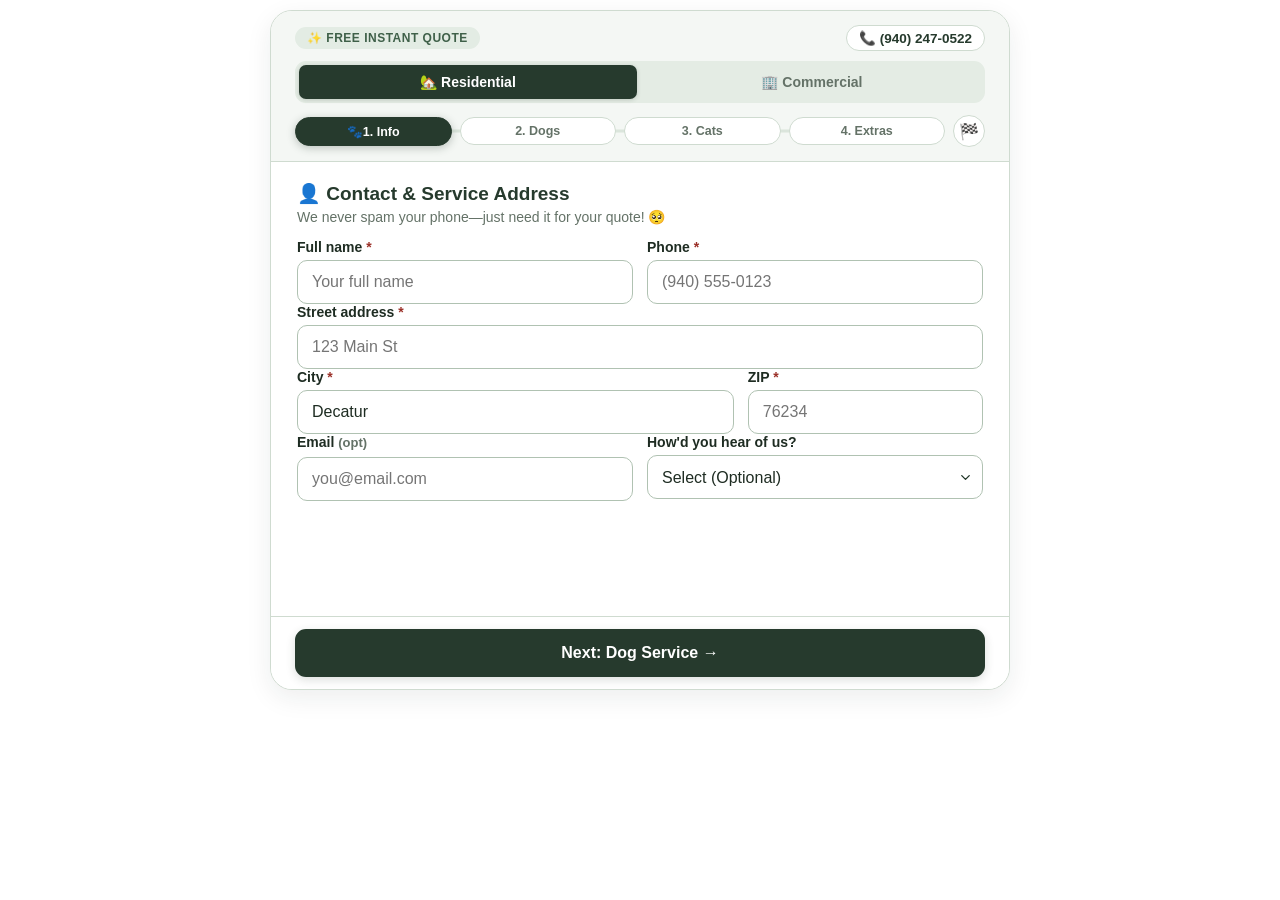
<file: index.html>
<!DOCTYPE html>
<html lang="en">
<head>
  <meta charset="UTF-8">
  <meta name="viewport" content="width=device-width, initial-scale=1.0, maximum-scale=1.0, user-scalable=no">
  <title>Instant Quote | Wise Scoopers</title>
  <style>
    * {
      box-sizing: border-box;
      -webkit-tap-highlight-color: transparent;
      touch-action: manipulation;
    }

    html, body {
      margin: 0;
      padding: 0;
      background: transparent;
      overflow-anchor: none;
      font-family: -apple-system, BlinkMacSystemFont, "SF Pro Text", "Segoe UI", Roboto, Helvetica, Arial, sans-serif;
      -webkit-font-smoothing: antialiased;
    }

    #ww-quote {
      --green: #263A2D;
      --green-hover: #1d2d23;
      --green-soft: #eef3ee;
      --light: #D5DFCE;
      --cream: #F4F7F4;
      --ink: #1E2C22;
      --muted: #647267;
      --border: #cfdbd0;
      --border-strong: #b0c2b2;
      --danger: #9b3028;
      --danger-bg: #fdf2f1;
      max-width: 580px;
      margin: 0 auto;
      padding: 6px;
      color: var(--ink);
    }

    #ww-quote .ww-hidden { display: none !important; }

    /* FIXED-HEIGHT APP CARD */
    .ww-app-shell {
      background: #ffffff;
      border: 1.5px solid var(--border);
      border-radius: 18px;
      box-shadow: 0 8px 26px rgba(30, 44, 34, 0.08);
      height: 560px;
      display: flex;
      flex-direction: column;
      position: relative;
      overflow: hidden;
    }

    /* COMPACT TOP HEADER */
    .ww-app-header {
      background: var(--cream);
      border-bottom: 1px solid var(--border);
      padding: 9px 14px 8px;
      flex-shrink: 0;
    }

    .ww-header-top {
      display: flex;
      align-items: center;
      justify-content: space-between;
      flex-wrap: nowrap;
      gap: 6px;
      margin-bottom: 6px;
    }

    .ww-brand-badge {
      font-size: 10px;
      font-weight: 800;
      letter-spacing: 0.5px;
      text-transform: uppercase;
      color: #3F6049;
      background: #e3ece4;
      padding: 3px 8px;
      border-radius: 999px;
      white-space: nowrap;
      flex-shrink: 0;
    }

    .ww-phone-pill {
      font-size: 11.5px;
      font-weight: 800;
      color: var(--green);
      text-decoration: none;
      background: #ffffff;
      border: 1px solid var(--border);
      padding: 3px 8px;
      border-radius: 999px;
      white-space: nowrap;
      flex-shrink: 0;
    }

    @media (max-width: 375px) {
      .ww-brand-badge { font-size: 9px; padding: 3px 6px; letter-spacing: 0.3px; }
      .ww-phone-pill { font-size: 10.5px; padding: 3px 7px; }
    }

    /* RESIDENTIAL / COMMERCIAL TABS */
    .ww-tabs {
      display: grid;
      grid-template-columns: 1fr 1fr;
      gap: 4px;
      background: #e4ece4;
      padding: 3px;
      border-radius: 9px;
      margin-bottom: 7px;
    }

    .ww-tab {
      border: none;
      border-radius: 7px;
      height: 27px;
      font: inherit;
      font-size: 12.5px;
      font-weight: 700;
      color: var(--muted);
      background: transparent;
      cursor: pointer;
    }

    .ww-tab[aria-pressed="true"] {
      background: var(--green);
      color: #ffffff;
      box-shadow: 0 1px 4px rgba(38, 58, 45, 0.2);
    }

    /* ANIMATED 4-STEP TRACK + FINISH LINE */
    .ww-step-track {
      position: relative;
      display: grid;
      grid-template-columns: repeat(4, 1fr) auto;
      align-items: center;
      gap: 4px;
      padding: 2px 0;
    }

    .ww-track-rail {
      position: absolute;
      left: 10%;
      right: 34px;
      top: 50%;
      height: 3px;
      background: #dbe5dc;
      transform: translateY(-50%);
      border-radius: 999px;
      z-index: 1;
      overflow: hidden;
    }

    .ww-track-fill {
      height: 100%;
      width: 0%;
      background: var(--green);
      transition: width 0.35s cubic-bezier(0.34, 1.56, 0.64, 1);
    }

    .ww-step-pill {
      position: relative;
      z-index: 2;
      font-size: 10.5px;
      font-weight: 800;
      padding: 4px 3px;
      text-align: center;
      border-radius: 999px;
      background: #ffffff;
      border: 1.5px solid var(--border);
      color: var(--muted);
      user-select: none;
      white-space: nowrap;
      transition: all 0.25s ease;
    }

    .ww-step-pill.active {
      background: var(--green);
      border-color: var(--green);
      color: #ffffff;
      box-shadow: 0 2px 8px rgba(38, 58, 45, 0.28);
      animation: wwActiveTabBounce 1.8s infinite ease-in-out;
    }

    .ww-step-pill.active::before {
      content: "🐾 ";
      display: inline-block;
      animation: wwPawWiggle 1.2s infinite ease-in-out;
    }

    .ww-step-pill.done {
      background: #e3ece4;
      border-color: var(--green);
      color: var(--green);
    }

    .ww-finish-flag {
      position: relative;
      z-index: 2;
      width: 26px;
      height: 26px;
      border-radius: 50%;
      background: #ffffff;
      border: 1.5px solid var(--border);
      display: flex;
      align-items: center;
      justify-content: center;
      font-size: 13px;
      user-select: none;
      transition: all 0.3s ease;
    }

    .ww-finish-flag.reached {
      background: var(--green);
      border-color: #E6C86E;
      box-shadow: 0 0 0 3px rgba(230, 200, 110, 0.45);
      animation: wwFlagCelebrate 0.7s ease-out;
    }

    @keyframes wwActiveTabBounce {
      0%, 100% { transform: translateY(0); }
      50% { transform: translateY(-2px); }
    }

    @keyframes wwPawWiggle {
      0%, 100% { transform: rotate(-10deg) scale(1); }
      50% { transform: rotate(12deg) scale(1.15); }
    }

    @keyframes wwFlagCelebrate {
      0% { transform: scale(0.7) rotate(-20deg); }
      60% { transform: scale(1.25) rotate(12deg); }
      100% { transform: scale(1) rotate(0deg); }
    }

    /* STAGE BODY (SCROLL-SAFE ON MOBILE EXPANSION) */
    .ww-app-body {
      flex: 1;
      overflow-y: auto;
      overflow-x: hidden;
      -webkit-overflow-scrolling: touch;
      padding: 10px 14px;
      display: flex;
      flex-direction: column;
      justify-content: flex-start;
    }

    .ww-step-view {
      animation: wwSlideIn 0.15s ease-out;
    }

    @keyframes wwSlideIn {
      from { opacity: 0; transform: translateY(3px); }
      to { opacity: 1; transform: translateY(0); }
    }

    .ww-step-title {
      font-size: 15px;
      font-weight: 800;
      color: var(--green);
      margin: 0 0 2px;
      display: flex;
      align-items: center;
      gap: 6px;
    }

    .ww-step-sub {
      font-size: 11.5px;
      color: var(--muted);
      margin: 0 0 7px;
    }

    /* ULTRA-COMPACT FORM CONTROLS (16px font prevents iOS zoom) */
    .ww-label {
      display: block;
      font-weight: 600;
      color: var(--ink);
      margin: 6px 0 2px;
      font-size: 12px;
    }

    .ww-label:first-of-type { margin-top: 0; }
    .ww-required { color: var(--danger); font-weight: 700; }
    .ww-muted { color: var(--muted); font-size: 11px; line-height: 1.3; }

    #ww-quote select,
    #ww-quote input:not([type="checkbox"]):not([type="radio"]),
    #ww-quote textarea {
      width: 100%;
      height: 36px;
      border: 1.5px solid var(--border-strong);
      border-radius: 8px;
      padding: 5px 10px;
      background-color: #ffffff;
      color: var(--ink);
      font: inherit;
      font-size: 16px;
    }

    #ww-quote select {
      appearance: none;
      -webkit-appearance: none;
      background-image: url("data:image/svg+xml,%3Csvg xmlns='http://www.w3.org/2000/svg' width='15' height='15' viewBox='0 0 24 24' fill='none' stroke='%23263A2D' stroke-width='2.2' stroke-linecap='round' stroke-linejoin='round'%3E%3Cpolyline points='6 9 12 15 18 9'/%3E%3C/svg%3E");
      background-repeat: no-repeat;
      background-position: right 9px center;
      padding-right: 28px;
      cursor: pointer;
    }

    #ww-quote select:focus,
    #ww-quote input:not([type="checkbox"]):not([type="radio"]):focus,
    #ww-quote textarea:focus {
      outline: none;
      border-color: var(--green);
      box-shadow: 0 0 0 2px rgba(213, 223, 206, 0.7);
    }

    #ww-quote textarea {
      height: 46px;
      resize: none;
      line-height: 1.3;
    }

    /* COMPACT REFERRAL DETAIL FOLLOW-UP */
    .ww-ref-detail-wrap {
      margin-top: 6px;
      background: var(--cream);
      border: 1px solid var(--border);
      border-left: 3px solid var(--green);
      border-radius: 8px;
      padding: 6px 8px;
      animation: wwSlideIn 0.15s ease-out;
    }

    .ww-ref-detail-wrap label {
      display: block;
      font-size: 11px;
      font-weight: 700;
      color: var(--green);
      margin-bottom: 3px;
    }

    .ww-ref-detail-wrap input {
      height: 33px !important;
      padding: 4px 9px !important;
    }

    /* STEP 4 COMPACT FIT ON MOBILE WHEN ALL OPTIONS EXPAND */
    @media (max-width: 767px) {
      #ww-step-4 .ww-step-title {
        margin-bottom: 5px;
      }
      #ww-step-4 .ww-choice {
        padding: 6px 9px;
        margin-bottom: 5px;
      }
      #ww-step-4 .ww-sub-box {
        padding: 6px 9px;
        margin: 0 0 5px;
      }
      #ww-step-4 .ww-number {
        grid-template-columns: 30px 38px 30px;
      }
      #ww-step-4 .ww-number button,
      #ww-step-4 .ww-number input {
        height: 30px !important;
      }
      #ww-step-4 .ww-compact-check {
        padding: 5px 8px;
      }
      #ww-step-4 textarea {
        height: 40px;
        padding: 5px 9px;
      }
    }

    /* 2-COLUMN MOBILE GRIDS TO PREVENT VERTICAL BLOAT */
    .ww-grid-2 {
      display: grid;
      grid-template-columns: 1fr 1fr;
      gap: 7px;
    }

    .ww-grid-city-zip {
      display: grid;
      grid-template-columns: 1.3fr 0.7fr;
      gap: 7px;
    }

    .ww-sub-box {
      background: var(--cream);
      border: 1px solid var(--border);
      border-radius: 10px;
      padding: 9px 11px;
      margin-top: 8px;
    }

    .ww-inline-row {
      display: flex;
      align-items: center;
      justify-content: space-between;
      gap: 10px;
    }

    .ww-service-desc {
      margin-top: 7px;
      padding: 7px 10px;
      background: #eef3ee;
      border-left: 3px solid var(--green);
      font-size: 12px;
      color: var(--ink);
      border-radius: 0 6px 6px 0;
      line-height: 1.35;
    }

    /* COMPACT STEPPER */
    .ww-number {
      display: grid;
      grid-template-columns: 34px 44px 34px;
      gap: 4px;
      align-items: center;
      flex-shrink: 0;
    }

    .ww-number button {
      height: 34px;
      border: 1.5px solid var(--border-strong);
      border-radius: 7px;
      background: #ffffff;
      font-size: 17px;
      font-weight: 700;
      color: var(--green);
      cursor: pointer;
      display: flex;
      align-items: center;
      justify-content: center;
      user-select: none;
    }

    .ww-number button:active { background: var(--light); }
    .ww-number input {
      text-align: center;
      font-weight: 700;
      font-size: 15px !important;
      height: 34px !important;
      padding: 2px !important;
    }

    /* COMPACT CHECKBOX CARDS */
    #ww-quote input[type="checkbox"] {
      width: 17px;
      height: 17px;
      accent-color: var(--green);
      margin: 1px 8px 0 0;
      flex-shrink: 0;
      cursor: pointer;
    }

    .ww-choice {
      display: flex;
      align-items: flex-start;
      padding: 8px 10px;
      border: 1.5px solid var(--border);
      border-radius: 9px;
      background: #ffffff;
      cursor: pointer;
      margin-bottom: 6px;
    }

    .ww-choice:has(input:checked) {
      border-color: var(--green);
      background: var(--cream);
    }

    .ww-choice span { flex: 1; }
    .ww-choice strong { color: var(--ink); font-size: 12.5px; display: block; line-height: 1.25; }

    .ww-compact-check {
      display: flex;
      align-items: center;
      font-size: 12px;
      font-weight: 600;
      color: var(--ink);
      cursor: pointer;
      user-select: none;
      background: var(--cream);
      border: 1px solid var(--border);
      border-radius: 8px;
      padding: 7px 9px;
    }

    /* PINNED BOTTOM FOOTER */
    .ww-app-footer {
      background: #ffffff;
      border-top: 1px solid var(--border);
      padding: 8px 14px;
      flex-shrink: 0;
    }

    .ww-footer-btns {
      display: flex;
      gap: 8px;
    }

    .ww-btn-back {
      height: 42px;
      padding: 0 14px;
      border: 1.5px solid var(--border-strong);
      border-radius: 9px;
      background: #ffffff;
      color: var(--ink);
      font: inherit;
      font-size: 13.5px;
      font-weight: 700;
      cursor: pointer;
      flex-shrink: 0;
    }

    .ww-primary-btn {
      flex: 1;
      width: 100%;
      height: 42px;
      padding: 0 14px;
      border: 2px solid var(--green);
      border-radius: 9px;
      background: var(--green);
      color: #ffffff;
      font: inherit;
      font-size: 14.5px;
      font-weight: 800;
      cursor: pointer;
      display: flex;
      align-items: center;
      justify-content: center;
      gap: 6px;
      box-shadow: 0 3px 10px rgba(38, 58, 45, 0.16);
    }

    .ww-final-glow-btn {
      background: var(--green) !important;
      border-color: var(--green) !important;
      animation: wwGoldGlowPulse 2.5s infinite ease-in-out;
    }

    @keyframes wwGoldGlowPulse {
      0%, 100% { box-shadow: 0 0 0 2px rgba(212, 175, 55, 0.3), 0 3px 10px rgba(212, 175, 55, 0.25); }
      50% { box-shadow: 0 0 0 5px rgba(212, 175, 55, 0.55), 0 5px 16px rgba(212, 175, 55, 0.45); }
    }

    .ww-status-msg {
      font-size: 11.5px;
      font-weight: 600;
      margin-bottom: 6px;
      padding: 5px 8px;
      border-radius: 6px;
      background: var(--danger-bg);
      color: var(--danger);
      border: 1px solid #ebccd1;
      text-align: center;
    }

    /* IN-FRAME RECEIPT CARD */
    .ww-quote-success-header {
      text-align: center;
      margin-bottom: 6px;
    }

    .ww-success-badge {
      display: inline-block;
      background: var(--green-soft);
      border: 1px solid var(--light);
      color: var(--green);
      font-size: 11.5px;
      font-weight: 800;
      padding: 3px 10px;
      border-radius: 999px;
    }

    .ww-receipt-box {
      background: var(--green);
      color: #ffffff;
      border-radius: 12px;
      padding: 11px 14px;
      margin-bottom: 6px;
    }

    .ww-price-hero {
      text-align: center;
      padding-bottom: 7px;
      margin-bottom: 7px;
      border-bottom: 1px solid rgba(255, 255, 255, 0.15);
    }

    .ww-price-eyebrow {
      display: inline-block;
      background: rgba(213, 223, 206, 0.18);
      color: var(--light);
      border-radius: 999px;
      padding: 2px 9px;
      font-size: 10px;
      font-weight: 700;
      text-transform: uppercase;
      letter-spacing: 0.5px;
    }

    .ww-big-price {
      font-size: 26px;
      font-weight: 800;
      line-height: 1.1;
      color: #ffffff;
      margin-top: 3px;
      font-variant-numeric: tabular-nums;
    }

    .ww-big-sub {
      color: var(--light);
      font-size: 11px;
      margin-top: 2px;
    }

    /* UNIFIED PROMO & FIRST-MONTH BOX */
    .ww-intro-breakdown-box {
      background: rgba(213, 223, 206, 0.16);
      border: 1px solid rgba(213, 223, 206, 0.35);
      border-radius: 8px;
      padding: 7px 10px;
      margin-bottom: 8px;
      font-size: 11px;
      line-height: 1.35;
      color: #ffffff;
      text-align: center;
    }

    .ww-promo-headline {
      font-size: 12px;
      font-weight: 800;
      color: #ffffff;
      padding-bottom: 4px;
      margin-bottom: 4px;
      border-bottom: 1px solid rgba(255, 255, 255, 0.15);
      letter-spacing: 0.2px;
    }

    .ww-intro-breakdown-box strong {
      display: block;
      font-size: 12px;
    }

    /* NOTICEABLE "HOW BILLING WORKS" BUTTON */
    .ww-breakdown-trigger {
      display: inline-flex;
      align-items: center;
      justify-content: center;
      gap: 6px;
      margin-top: 8px;
      background: #ffffff;
      color: var(--green);
      border: 1.5px solid #E6C86E;
      border-radius: 999px;
      padding: 6px 15px;
      font: inherit;
      font-size: 11.5px;
      font-weight: 800;
      cursor: pointer;
      box-shadow: 0 3px 10px rgba(0, 0, 0, 0.28);
      transition: transform 0.1s ease, background 0.15s ease;
    }

    .ww-breakdown-trigger:hover {
      background: var(--light);
    }

    .ww-breakdown-trigger:active {
      transform: scale(0.97);
    }

    /* DEDICATED SERVICES & ADD-ONS SECTION */
    .ww-services-section {
      padding-top: 2px;
    }

    .ww-summary-line {
      display: flex;
      justify-content: space-between;
      align-items: center;
      padding: 4px 0;
      border-bottom: 1px solid rgba(255, 255, 255, 0.1);
      gap: 8px;
      font-size: 11.5px;
    }

    .ww-summary-line:last-child { border-bottom: none; padding-bottom: 0; }
    .ww-summary-title { font-weight: 700; color: #ffffff; }
    .ww-summary-desc { font-size: 10.5px; color: var(--light); margin-left: 4px; }
    .ww-summary-price { font-weight: 700; color: #ffffff; white-space: nowrap; text-align: right; flex-shrink: 0; }

    .ww-step-5-footer-note {
      padding: 7px 10px;
      background: var(--cream);
      border-radius: 8px;
      border: 1px solid var(--border);
      text-align: center;
      font-size: 12px;
    }

    /* SIMPLE BILLING & ADD-ONS POPUP MODAL */
    .ww-modal-backdrop {
      position: absolute;
      inset: 0;
      background: rgba(24, 36, 28, 0.72);
      display: flex;
      align-items: center;
      justify-content: center;
      padding: 14px;
      z-index: 200;
      animation: wwFadeIn 0.15s ease-out;
    }

    @keyframes wwFadeIn {
      from { opacity: 0; }
      to { opacity: 1; }
    }

    .ww-modal-card {
      background: #ffffff;
      border: 2px solid var(--green);
      border-radius: 16px;
      width: 100%;
      max-height: 100%;
      display: flex;
      flex-direction: column;
      overflow: hidden;
      box-shadow: 0 16px 40px rgba(0, 0, 0, 0.35);
    }

    .ww-modal-hd {
      background: var(--green);
      color: #ffffff;
      padding: 11px 14px;
      display: flex;
      align-items: center;
      justify-content: space-between;
      gap: 8px;
      flex-shrink: 0;
    }

    .ww-modal-hd h4 {
      margin: 0;
      font-size: 14.5px;
      font-weight: 800;
    }

    .ww-modal-x {
      background: rgba(255, 255, 255, 0.15);
      border: none;
      color: #ffffff;
      width: 26px;
      height: 26px;
      border-radius: 50%;
      font-size: 16px;
      font-weight: 800;
      cursor: pointer;
      display: flex;
      align-items: center;
      justify-content: center;
      line-height: 1;
    }

    .ww-modal-body {
      padding: 13px 15px;
      overflow-y: auto;
      -webkit-overflow-scrolling: touch;
      display: flex;
      flex-direction: column;
      gap: 9px;
      font-size: 12.5px;
      line-height: 1.45;
      color: var(--ink);
    }

    .ww-simple-point {
      background: var(--cream);
      border: 1px solid var(--border);
      border-left: 4px solid var(--green);
      border-radius: 9px;
      padding: 9px 11px;
    }

    .ww-simple-point.warn {
      background: #FFFDF5;
      border-color: #E2CE9B;
      border-left-color: #C68B17;
    }

    .ww-point-title {
      display: block;
      font-size: 13px;
      font-weight: 800;
      color: var(--green);
      margin-bottom: 3px;
    }

    .ww-simple-point.warn .ww-point-title {
      color: #7A4B00;
    }

    .ww-simple-point p {
      margin: 0;
      display: block;
    }

    .ww-simple-point strong {
      display: inline;
      font-weight: 800;
      color: var(--ink);
    }

    .ww-modal-ft {
      padding: 9px 14px;
      background: var(--cream);
      border-top: 1px solid var(--border);
      flex-shrink: 0;
    }

    /* CONFETTI ANIMATION */
    .ww-celebration {
      position: absolute;
      pointer-events: none;
      z-index: 50;
      font-size: 22px;
      user-select: none;
      opacity: 0;
      animation: ww-pop 2.4s cubic-bezier(0.25, 0.46, 0.45, 0.94) forwards;
    }

    @keyframes ww-pop {
      0% { opacity: 0; transform: translate(-50%, -50%) scale(0.2) rotate(0deg); }
      15% { opacity: 1; transform: translate(calc(-50% + var(--tx) * 0.6), calc(-50% + var(--ty) * 0.3 - 45px)) scale(1.2) rotate(calc(var(--rot) * 0.3)); }
      80% { opacity: 1; transform: translate(calc(-50% + var(--tx)), calc(-50% + var(--ty) * 0.8 + 75px)) scale(1) rotate(calc(var(--rot) * 0.8)); }
      100% { opacity: 0; transform: translate(calc(-50% + var(--tx)), calc(-50% + var(--ty) + 135px)) scale(0.5) rotate(var(--rot)); }
    }

    /* =====================================================================
       DESKTOP / WEB SCALING (768px and wider) — Mobile (<768px) untouched
       ===================================================================== */
    @media (min-width: 768px) {
      #ww-quote {
        max-width: 760px;
        padding: 10px;
      }

      .ww-app-shell {
        height: 680px;
        border-radius: 22px;
      }

      .ww-app-header {
        padding: 14px 24px 12px;
      }

      .ww-header-top {
        margin-bottom: 10px;
      }

      .ww-brand-badge {
        font-size: 12px;
        padding: 4px 12px;
      }

      .ww-phone-pill {
        font-size: 13.5px;
        padding: 4px 12px;
      }

      .ww-tabs {
        gap: 6px;
        padding: 4px;
        border-radius: 11px;
        margin-bottom: 10px;
      }

      .ww-tab {
        height: 34px;
        font-size: 14px;
      }

      .ww-step-track {
        gap: 8px;
      }

      .ww-track-rail {
        right: 40px;
      }

      .ww-step-pill {
        font-size: 12.5px;
        padding: 6px 6px;
      }

      .ww-finish-flag {
        width: 32px;
        height: 32px;
        font-size: 16px;
      }

      .ww-app-body {
        padding: 20px 26px;
      }

      .ww-step-title {
        font-size: 19px;
        margin-bottom: 4px;
      }

      .ww-step-sub {
        font-size: 14px;
        margin-bottom: 14px;
      }

      .ww-label {
        font-size: 14px;
        margin: 12px 0 5px;
      }

      .ww-muted {
        font-size: 13px;
      }

      #ww-quote select,
      #ww-quote input:not([type="checkbox"]):not([type="radio"]) {
        height: 44px;
        padding: 8px 14px;
        border-radius: 10px;
        font-size: 16px;
      }

      #ww-quote textarea {
        height: 64px;
        padding: 10px 14px;
        border-radius: 10px;
        font-size: 15.5px;
      }

      .ww-ref-detail-wrap {
        margin-top: 10px;
        padding: 10px 14px;
      }

      .ww-ref-detail-wrap label {
        font-size: 13px;
        margin-bottom: 5px;
      }

      .ww-ref-detail-wrap input {
        height: 40px !important;
      }

      .ww-grid-2,
      .ww-grid-city-zip {
        gap: 14px;
      }

      .ww-sub-box {
        padding: 14px 16px;
        border-radius: 12px;
        margin-top: 12px;
      }

      .ww-service-desc {
        margin-top: 10px;
        padding: 10px 14px;
        font-size: 13.5px;
      }

      .ww-number {
        grid-template-columns: 40px 52px 40px;
        gap: 6px;
      }

      .ww-number button {
        height: 40px;
        font-size: 19px;
        border-radius: 9px;
      }

      .ww-number input {
        height: 40px !important;
        font-size: 16px !important;
      }

      #ww-quote input[type="checkbox"] {
        width: 19px;
        height: 19px;
        margin: 2px 11px 0 0;
      }

      .ww-choice {
        padding: 12px 15px;
        border-radius: 11px;
        margin-bottom: 10px;
      }

      .ww-choice strong {
        font-size: 14.5px;
        margin-bottom: 2px;
      }

      .ww-compact-check {
        padding: 10px 14px;
        font-size: 13.5px;
        border-radius: 10px;
      }

      .ww-app-footer {
        padding: 12px 24px;
      }

      .ww-footer-btns {
        gap: 12px;
      }

      .ww-btn-back {
        height: 48px;
        padding: 0 20px;
        font-size: 15px;
        border-radius: 11px;
      }

      .ww-primary-btn {
        height: 48px;
        font-size: 16px;
        border-radius: 11px;
      }

      .ww-status-msg {
        font-size: 13px;
        padding: 7px 12px;
        margin-bottom: 8px;
      }

      .ww-quote-success-header {
        margin-bottom: 10px;
      }

      .ww-success-badge {
        font-size: 13px;
        padding: 4px 14px;
      }

      .ww-receipt-box {
        padding: 18px 22px;
        border-radius: 15px;
        margin-bottom: 10px;
      }

      .ww-price-hero {
        padding-bottom: 12px;
        margin-bottom: 12px;
      }

      .ww-price-eyebrow {
        font-size: 11.5px;
        padding: 3px 12px;
      }

      .ww-big-price {
        font-size: 34px;
        margin-top: 5px;
      }

      .ww-big-sub {
        font-size: 13px;
        margin-top: 4px;
      }

      .ww-intro-breakdown-box {
        padding: 10px 14px;
        margin-bottom: 12px;
        font-size: 13px;
        border-radius: 10px;
      }

      .ww-promo-headline {
        font-size: 14.5px;
        padding-bottom: 6px;
        margin-bottom: 6px;
      }

      .ww-intro-breakdown-box strong {
        font-size: 14px;
      }

      .ww-breakdown-trigger {
        font-size: 13px;
        padding: 7px 18px;
        margin-top: 9px;
      }

      .ww-summary-line {
        padding: 6px 0;
        font-size: 13.5px;
      }

      .ww-summary-desc {
        font-size: 12.5px;
      }

      .ww-step-5-footer-note {
        padding: 10px 14px;
        font-size: 13.5px;
      }

      .ww-modal-backdrop {
        padding: 24px;
      }

      .ww-modal-card {
        max-width: 520px;
      }

      .ww-modal-hd h4 {
        font-size: 16px;
      }

      .ww-modal-body {
        padding: 16px 20px;
        font-size: 13.5px;
        gap: 11px;
      }

      .ww-point-title {
        font-size: 14.5px;
      }
    }
  </style>
</head>
<body>

<div id="ww-quote">
  <div class="ww-app-shell" id="ww-shell">

    <!-- PINNED TOP HEADER -->
    <div class="ww-app-header">
      <div class="ww-header-top">
        <span class="ww-brand-badge">✨ Free Instant Quote</span>
        <a href="tel:9402470522" class="ww-phone-pill">📞 (940) 247-0522</a>
      </div>

      <!-- RESIDENTIAL / COMMERCIAL TABS -->
      <div class="ww-tabs" role="group">
        <button type="button" class="ww-tab" id="ww-res-tab" aria-pressed="true">🏡 Residential</button>
        <button type="button" class="ww-tab" id="ww-com-tab" aria-pressed="false">🏢 Commercial</button>
      </div>

      <!-- ANIMATED 4-STEP PROGRESS TRACK + FINISH LINE -->
      <div class="ww-step-track" id="ww-step-bar">
        <div class="ww-track-rail"><div class="ww-track-fill" id="ww-track-fill"></div></div>
        <div class="ww-step-pill active" id="ww-pill-1">1. Info</div>
        <div class="ww-step-pill" id="ww-pill-2">2. Dogs</div>
        <div class="ww-step-pill" id="ww-pill-3">3. Cats</div>
        <div class="ww-step-pill" id="ww-pill-4">4. Extras</div>
        <div class="ww-finish-flag" id="ww-finish-flag" title="Your Instant Quote">🏁</div>
      </div>
    </div>

    <!-- LOCKED NON-SCROLLING STAGE -->
    <div class="ww-app-body" id="ww-viewport">

      <!-- ================= RESIDENTIAL FLOW ================= -->
      <form id="ww-residential" onsubmit="event.preventDefault();">

        <!-- STEP 1: CONTACT & ADDRESS -->
        <div id="ww-step-1" class="ww-step-view">
          <h3 class="ww-step-title">👤 Contact &amp; Service Address</h3>
          <p class="ww-step-sub">We never spam your phone—just need it for your quote! 🥺</p>

          <div class="ww-grid-2">
            <div>
              <label class="ww-label" for="ww-customer-name">Full name <span class="ww-required">*</span></label>
              <input id="ww-customer-name" name="name" type="text" autocomplete="name" placeholder="Your full name">
            </div>
            <div>
              <label class="ww-label" for="ww-customer-phone">Phone <span class="ww-required">*</span></label>
              <input id="ww-customer-phone" name="tel" type="tel" autocomplete="tel" placeholder="(940) 555-0123">
            </div>
          </div>

          <label class="ww-label" for="ww-customer-street">Street address <span class="ww-required">*</span></label>
          <input id="ww-customer-street" name="street-address" type="text" autocomplete="address-line1" placeholder="123 Main St">

          <div class="ww-grid-city-zip">
            <div>
              <label class="ww-label" for="ww-customer-city">City <span class="ww-required">*</span></label>
              <input id="ww-customer-city" name="city" type="text" autocomplete="address-level2" value="Decatur" placeholder="Decatur">
            </div>
            <div>
              <label class="ww-label" for="ww-customer-zip">ZIP <span class="ww-required">*</span></label>
              <input id="ww-customer-zip" name="postal-code" type="text" inputmode="numeric" autocomplete="postal-code" placeholder="76234">
            </div>
          </div>

          <div class="ww-grid-2">
            <div>
              <label class="ww-label" for="ww-customer-email">Email <span class="ww-muted">(opt)</span></label>
              <input id="ww-customer-email" name="email" type="email" autocomplete="email" placeholder="you@email.com">
            </div>
            <div>
              <label class="ww-label" for="ww-referral-source">How'd you hear of us?</label>
              <select id="ww-referral-source" name="referral_source">
                <option value="">Select (Optional)</option>
                <option value="Facebook">Facebook</option>
                <option value="Facebook Community Group">Facebook Community Group</option>
                <option value="Nextdoor">Nextdoor</option>
                <option value="Google Search">Google Search</option>
                <option value="Google Maps">Google Maps</option>
                <option value="Friend or Family Referral">Friend or Family Referral</option>
                <option value="Business Referral / Partner">Business Referral / Partner</option>
                <option value="Door Hanger">Door Hanger</option>
                <option value="Flyer">Flyer</option>
                <option value="Business Card">Business Card</option>
                <option value="Local Event / Vendor Booth">Local Event / Vendor Booth</option>
                <option value="Repeat Customer">Repeat Customer</option>
                <option value="Other">Other</option>
              </select>
            </div>
          </div>

          <div id="ww-ref-detail-wrap" class="ww-ref-detail-wrap ww-hidden">
            <label for="ww-referral-detail" id="ww-ref-detail-label">Extra details (optional)</label>
            <input id="ww-referral-detail" name="referral_detail" type="text" placeholder="Tell us who referred you...">
          </div>
        </div>

        <!-- STEP 2: DOG WASTE REMOVAL ONLY -->
        <div id="ww-step-2" class="ww-step-view ww-hidden">
          <h3 class="ww-step-title">🐕 Dog Waste Removal</h3>
          <p class="ww-step-sub">Choose how often you'd like your yard scooped.</p>

          <label class="ww-label" for="ww-dog-frequency">Service frequency</label>
          <select id="ww-dog-frequency" name="dog_frequency">
            <option value="none">No dog waste service</option>
            <option value="twice">Twice Weekly</option>
            <option value="weekly" selected>Weekly (Most Popular)</option>
            <option value="biweekly">Bi-Weekly (Every 2 Weeks)</option>
            <option value="onetime">One-Time Cleanup</option>
          </select>

          <div id="ww-dog-desc" class="ww-service-desc"></div>

          <div id="ww-dog-count-wrap" class="ww-sub-box">
            <div class="ww-inline-row">
              <div>
                <strong style="font-size:13px;">Number of dogs</strong>
                <div class="ww-muted">General info for our crew!</div>
              </div>
              <div class="ww-number">
                <button type="button" data-step="-1" data-target="ww-dogs">−</button>
                <input id="ww-dogs" name="dog_count" type="number" min="1" max="20" value="1" readonly>
                <button type="button" data-step="1" data-target="ww-dogs">+</button>
              </div>
            </div>

            <div id="ww-condition-wrap" class="ww-hidden" style="margin-top:8px; padding-top:8px; border-top:1px solid var(--border);">
              <label class="ww-label" for="ww-condition" style="margin-top:0;">Estimated cleanup time required</label>
              <select id="ww-condition" name="yard_condition">
                <option value="light">Up to 1 hr (Standard) — $50.00 base</option>
                <option value="moderate">Up to 1.5 hrs (Moderate) — $75.00 est.</option>
                <option value="heavy">Up to 2 hrs (Heavy) — $100.00 est.</option>
                <option value="very">Over 2 hrs (Severe) — $125.00+ est.</option>
              </select>
              <div class="ww-muted" style="margin-top:4px;">
                <em>$50 minimum (first hour), then $50/hr in 15-min increments.</em>
              </div>
            </div>
          </div>
        </div>

        <!-- STEP 3: CAT LITTER BOX SERVICE ONLY -->
        <div id="ww-step-3" class="ww-step-view ww-hidden">
          <h3 class="ww-step-title">🐈 Cat Litter Box Service</h3>
          <p class="ww-step-sub">Optional indoor scooping, deodorizing &amp; sweeping.</p>

          <div id="ww-cat-addon-mode">
            <label class="ww-choice">
              <input type="checkbox" id="ww-cat-add-service" name="cat_add_service">
              <span>
                <strong id="ww-cat-addon-title">Have cats too? Add routine litter box scooping</strong>
                <span class="ww-muted" id="ww-cat-addon-text">Done during your outside dog visits. <strong>Bundle &amp; Save!</strong></span>
              </span>
            </label>
          </div>

          <div id="ww-cat-standalone-mode" class="ww-hidden">
            <label class="ww-label" for="ww-cat-standalone-freq">Service frequency</label>
            <select id="ww-cat-standalone-freq" name="cat_standalone_freq">
              <option value="none" selected>No cat litter service</option>
              <option value="twice">Twice-Weekly Service (Most Popular)</option>
              <option value="weekly">Weekly Service</option>
              <option value="biweekly">Bi-Weekly Service (Every 2 Weeks)</option>
              <option value="onetime">One-Time Cleanup</option>
            </select>
          </div>

          <div id="ww-box-count-wrap" class="ww-sub-box ww-hidden">
            <div class="ww-inline-row" style="margin-bottom:8px;">
              <div>
                <strong style="font-size:13px;">Number of litter boxes</strong>
                <div class="ww-muted">General info for our crew</div>
              </div>
              <div class="ww-number">
                <button type="button" data-step="-1" data-target="ww-boxes">−</button>
                <input id="ww-boxes" name="box_count" type="number" min="1" max="20" value="1" readonly>
                <button type="button" data-step="1" data-target="ww-boxes">+</button>
              </div>
            </div>

            <label class="ww-choice">
              <input type="checkbox" id="ww-cat-deep-clean" name="cat_deep_clean">
              <span>
                <strong>Occasional Deep Clean ($25 1st box + $15 extra)</strong>
                <span class="ww-muted">Wash, sanitize &amp; fresh refill. Charged per service.</span>
              </span>
            </label>

            <label class="ww-choice" style="margin-bottom:0;">
              <input type="checkbox" id="ww-cat-litter-supply" name="cat_litter_supply">
              <span>
                <strong>Litter Supply (+$10 per box / visit)</strong>
                <span class="ww-muted">We supply clumping litter. Charged per visit.</span>
              </span>
            </label>
          </div>
        </div>

        <!-- STEP 4: ADD-ONS & PREFERENCES -->
        <div id="ww-step-4" class="ww-step-view ww-hidden">
          <h3 class="ww-step-title">✨ Add-Ons &amp; Preferences</h3>

          <label class="ww-choice">
            <input type="checkbox" id="ww-haul-away" name="haul_away">
            <span>
              <strong>Haul the waste away with us (+$5 per visit)</strong>
              <span class="ww-muted">Default: double-bagged in your outdoor bin for FREE.</span>
            </span>
          </label>

          <label class="ww-choice" style="background: var(--cream);">
            <input type="checkbox" id="ww-addon-yard-fresh" name="yard_fresh">
            <span>
              <strong id="ww-yard-fresh-title">Yard Fresh Treatment ($10/visit add-on)</strong>
              <span class="ww-muted">Enzymatic odor spray (+$7/extra section). Needs spigot.</span>
              <span id="ww-yard-fresh-savings-notice" style="display:none; font-size:11px; font-weight:700; color:#3F6049;">💡 Save $15 with any recurring service ($10/visit)!</span>
            </span>
          </label>

          <div id="ww-yard-sections-box" class="ww-sub-box ww-hidden" style="margin: 0 0 6px;">
            <div class="ww-inline-row">
              <div>
                <strong style="font-size:12.5px;">Number of yard sections</strong>
                <div class="ww-muted">1st included (e.g., backyard)</div>
              </div>
              <div class="ww-number">
                <button type="button" data-step="-1" data-target="ww-sections">−</button>
                <input id="ww-sections" name="yard_sections" type="number" min="1" max="20" value="1" readonly>
                <button type="button" data-step="1" data-target="ww-sections">+</button>
              </div>
            </div>
          </div>

          <div class="ww-grid-2" style="margin-bottom:6px;">
            <label class="ww-compact-check">
              <input type="checkbox" id="ww-yard-sign" name="yard_sign">
              <span>Yard sign OK?</span>
            </label>
            <label class="ww-compact-check">
              <input type="checkbox" id="ww-pet-treats" name="pet_treats">
              <span>Pet treats OK? 🦴</span>
            </label>
          </div>

          <label class="ww-label" for="ww-extra-details" style="margin-top:2px;">Additional notes <span class="ww-muted">(optional)</span></label>
          <textarea id="ww-extra-details" name="extra_details" placeholder="Gate codes, pet names, or special instructions..."></textarea>
        </div>

        <!-- STEP 5: IN-FRAME FINAL QUOTE RECEIPT -->
        <div id="ww-step-5" class="ww-step-view ww-hidden">
          <div class="ww-quote-success-header">
            <span class="ww-success-badge">🎉 You're All Set! Request Received</span>
          </div>

          <div class="ww-receipt-box" aria-live="polite">
            <!-- TOP PRICE HERO -->
            <div class="ww-price-hero">
              <span class="ww-price-eyebrow" id="ww-price-eyebrow">Base Monthly Rate</span>
              <div class="ww-big-price" id="ww-display-per-visit">$0.00</div>
              <div class="ww-big-sub" id="ww-display-billing-sub"></div>
            </div>

            <!-- UNIFIED PROMO & FIRST-MONTH BOX -->
            <div class="ww-intro-breakdown-box ww-hidden" id="ww-intro-breakdown-wrap">
              <div class="ww-promo-headline" id="ww-free-offer-banner">🎁 First Scoop is 100% Free!</div>
              <strong id="ww-intro-breakdown-text"></strong>
              <span id="ww-intro-subtext"></span>
              <div>
                <button type="button" class="ww-breakdown-trigger" id="ww-open-breakdown-btn">
                  💳 How Billing Works
                </button>
              </div>
            </div>

            <!-- DEDICATED SERVICES & ADD-ONS SECTION BELOW -->
            <div class="ww-services-section" id="ww-quote-lines"></div>
          </div>

          <div class="ww-step-5-footer-note">
            We'll reach out shortly! Questions? Call/text <a href="tel:+19402470522" style="color:#3F6049; font-weight:800; text-decoration:none;">(940) 247-0522</a>
          </div>
        </div>

      </form>

      <!-- ================= COMMERCIAL FLOW ================= -->
      <form id="ww-commercial" class="ww-step-view ww-hidden" onsubmit="event.preventDefault();">
        <h3 class="ww-step-title">🏢 Commercial Consultation</h3>
        <p class="ww-step-sub">Waste management for communities, parks &amp; HOAs.</p>

        <div class="ww-grid-2">
          <div>
            <label class="ww-label" for="ww-comm-business">Property Name <span class="ww-required">*</span></label>
            <input id="ww-comm-business" type="text" placeholder="Oak Ridge Apts">
          </div>
          <div>
            <label class="ww-label" for="ww-comm-name">Contact Name <span class="ww-required">*</span></label>
            <input id="ww-comm-name" type="text" placeholder="Full name">
          </div>
        </div>

        <div class="ww-grid-2">
          <div>
            <label class="ww-label" for="ww-comm-street">Street Address <span class="ww-required">*</span></label>
            <input id="ww-comm-street" type="text" placeholder="123 Main St">
          </div>
          <div>
            <label class="ww-label" for="ww-comm-type">Property Type <span class="ww-required">*</span></label>
            <select id="ww-comm-type">
              <option value="Apartment Community">Apartment</option>
              <option value="HOA / Subdivision">HOA / Subdiv</option>
              <option value="Veterinary Clinic">Vet Clinic</option>
              <option value="RV Park / Campground">RV Park</option>
              <option value="Dog Park / Public Park">Dog Park</option>
              <option value="Other">Other</option>
            </select>
          </div>
        </div>

        <div class="ww-grid-city-zip">
          <div>
            <label class="ww-label" for="ww-comm-city">City <span class="ww-required">*</span></label>
            <input id="ww-comm-city" type="text" value="Decatur">
          </div>
          <div>
            <label class="ww-label" for="ww-comm-zip">ZIP <span class="ww-required">*</span></label>
            <input id="ww-comm-zip" type="text" inputmode="numeric" placeholder="76234">
          </div>
        </div>

        <div class="ww-grid-2">
          <div>
            <label class="ww-label" for="ww-comm-phone">Phone <span class="ww-required">*</span></label>
            <input id="ww-comm-phone" type="tel" placeholder="(940) 555-0123">
          </div>
          <div>
            <label class="ww-label" for="ww-comm-email">Email <span class="ww-muted">(opt)</span></label>
            <input id="ww-comm-email" type="email" placeholder="name@co.com">
          </div>
        </div>

        <label class="ww-label" for="ww-comm-notes">Property needs <span class="ww-muted">(optional)</span></label>
        <textarea id="ww-comm-notes" placeholder="Tell us about your property..."></textarea>
      </form>

      <!-- COMMERCIAL SUCCESS VIEW -->
      <div id="ww-comm-success" class="ww-step-view ww-hidden" style="text-align:center; padding:50px 14px;">
        <div style="font-size:38px; margin-bottom:8px;">🎉</div>
        <h2 style="margin:0 0 6px; font-size:19px; color:var(--ink);">Commercial Request Sent!</h2>
        <p style="color:var(--muted); max-width:400px; margin:0 auto 16px; font-size:13.5px;">
          Thank you for choosing Wise Scoopers! We will contact you shortly to discuss your property.
        </p>
        <div style="padding:12px; background:var(--cream); border-radius:10px; border:1px solid var(--border); display:inline-block; font-size:13px;">
          Call or text us anytime at <a href="tel:+19402470522" style="color:#3F6049; font-weight:800; text-decoration:none;">(940) 247-0522</a>
        </div>
      </div>

    </div>

    <!-- PINNED BOTTOM ACTION BAR -->
    <div class="ww-app-footer" id="ww-footer">
      <div id="ww-err-main" class="ww-status-msg ww-hidden"></div>

      <!-- RESIDENTIAL FOOTER CONTROLS -->
      <div class="ww-footer-btns" id="ww-res-footer">
        <button type="button" class="ww-btn-back ww-hidden" id="ww-back-btn">← Back</button>
        <button type="button" class="ww-primary-btn" id="ww-next-btn">Next: Dog Service →</button>
        <button type="button" class="ww-primary-btn ww-final-glow-btn ww-hidden" id="ww-reveal-btn">See My Price 🪄</button>
      </div>

      <!-- COMMERCIAL FOOTER CONTROLS -->
      <div class="ww-footer-btns ww-hidden" id="ww-com-footer">
        <button type="button" class="ww-primary-btn ww-final-glow-btn" id="ww-submit-comm-quote">Send Request ✉️</button>
      </div>
    </div>

    <!-- SIMPLE BILLING & ADD-ONS POPUP MODAL -->
    <div class="ww-modal-backdrop ww-hidden" id="ww-breakdown-modal" role="dialog" aria-modal="true" aria-labelledby="ww-modal-title">
      <div class="ww-modal-card">
        <div class="ww-modal-hd">
          <h4 id="ww-modal-title">💳 How Billing Works</h4>
          <button type="button" class="ww-modal-x" id="ww-close-breakdown-x" aria-label="Close">&times;</button>
        </div>
        <div class="ww-modal-body">
          <div class="ww-simple-point">
            <span class="ww-point-title">1. 🎁 Your First Scoop Is FREE!</span>
            <p>Your first cleanup is free! Your discounted first month is paid upfront before service begins. Regular monthly billing starts with your second month.</p>
          </div>

          <div class="ww-simple-point warn">
            <span class="ww-point-title">2. ⚡ Add-On Services</span>
            <p>Optional extras like Yard Fresh, Waste Haul-Away, Litter Supply, and Deep Cleans are priced <strong>per visit</strong> and billed separately after service is completed. We'll charge your card on file or send you an invoice. Want to include extras in your monthly billing? Just ask!</p>
          </div>

          <div class="ww-simple-point">
            <span class="ww-point-title">3. 🛡️ Our Satisfaction Guarantee</span>
            <p>Not happy with a cleanup? Just let us know! If we miss something or something isn't right, we'll come back and make it right at no additional charge.</p>
          </div>
        </div>
        <div class="ww-modal-ft">
          <button type="button" class="ww-primary-btn" id="ww-close-breakdown-btn" style="height:38px; font-size:13.5px;">Got It!</button>
        </div>
      </div>
    </div>

  </div>
</div>

<script>
(function() {
  const root = document.getElementById('ww-quote');
  if (!root || root.dataset.ready) return;
  root.dataset.ready = '1';

  const QUOTE_ENDPOINT = 'https://script.google.com/macros/s/AKfycbyCDemM3MYGckMTXnyBD02ssiY8KYMmqSIFAY5j0-w8iJcuT-gmUWsr8V1mjMGOtp2rDw/exec';
  const $ = id => document.getElementById(id);
  const show = (id, visible) => { const el = $(id); if (el) el.classList.toggle('ww-hidden', !visible); };

  let currentStep = 1;
  let quoteViewCount = 0;
  let quoteState = {};

  /* RESPONSIVE FIXED HEIGHT REPORTER (575px mobile / 700px desktop) */
  function reportFixedHeight() {
    if (window.parent !== window) {
      const targetHeight = window.innerWidth >= 768 ? 700 : 575;
      window.parent.postMessage({ type: 'ww-quote-height', height: targetHeight }, '*');
    }
  }
  reportFixedHeight();
  window.addEventListener('load', reportFixedHeight);
  window.addEventListener('resize', reportFixedHeight);

  /* CURRENCY FORMATTER ($78.00 format) */
  const getFormattedAddress = (s, c, z) => [$(s).value.trim(), $(c).value.trim(), $(z).value.trim() ? 'TX ' + $(z).value.trim() : ''].filter(Boolean).join(', ');
  const money = n => Math.round(n).toLocaleString('en-US', { style: 'currency', currency: 'USD' });
  const getNum = id => { const el = $(id); return !el ? 1 : Math.max(1, Math.min(20, parseInt(el.value, 10) || 1)); };

  /* PHONE FORMATTING */
  function formatPhoneNumber(e) {
    let digits = e.target.value.replace(/\D/g, '');
    if (digits.length === 11 && digits.startsWith('1')) digits = digits.slice(1);
    let x = digits.slice(0, 10).match(/(\d{0,3})(\d{0,3})(\d{0,4})/);
    if (x) e.target.value = !x[2] ? x[1] : '(' + x[1] + ') ' + x[2] + (x[3] ? '-' + x[3] : '');
  }
  ['input', 'change'].forEach(evt => {
    $('ww-customer-phone').addEventListener(evt, formatPhoneNumber);
    $('ww-comm-phone').addEventListener(evt, formatPhoneNumber);
  });

  /* REFERRAL SOURCE SMART FOLLOW-UP INPUT */
  const REFERRAL_PROMPTS = {
    'Business Referral / Partner': {
      label: 'Which business or employee referred you? ($20 Partner Thank-You)',
      placeholder: 'e.g., Decatur Bark & Bath — Kayla'
    },
    'Friend or Family Referral': {
      label: 'Who referred you? (Optional)',
      placeholder: 'Friend or neighbor name'
    },
    'Facebook Community Group': {
      label: 'Which Facebook group did you see us in? (Optional)',
      placeholder: 'e.g., Wise County Small Businesses'
    },
    'Local Event / Vendor Booth': {
      label: 'Which local event did we meet at? (Optional)',
      placeholder: 'Event name or town'
    },
    'Door Hanger': {
      label: 'Street or neighborhood (Optional)',
      placeholder: 'Where you received our door hanger'
    },
    'Flyer': {
      label: 'Where did you spot our flyer? (Optional)',
      placeholder: 'Business or bulletin board location'
    },
    'Business Card': {
      label: 'Where did you pick up our card? (Optional)',
      placeholder: 'Business or person who gave it to you'
    }
  };

  $('ww-referral-source').addEventListener('change', function() {
    const val = this.value;
    if (!val) {
      show('ww-ref-detail-wrap', false);
      $('ww-referral-detail').value = '';
      return;
    }
    const cfg = REFERRAL_PROMPTS[val] || {
      label: `Extra details for ${val} (Optional)`,
      placeholder: 'Any extra info you want to share...'
    };
    $('ww-ref-detail-label').textContent = cfg.label;
    $('ww-referral-detail').placeholder = cfg.placeholder;
    show('ww-ref-detail-wrap', true);
  });

  /* CONFETTI IN-FRAME BURST CENTERED ON THE BIG MONTHLY PRICE */
  function fireCelebration() {
    const shell = $('ww-shell');
    const priceEl = $('ww-display-per-visit');
    const icons = ['🎉', '🎊', '🥳', '✨', '⭐', '🙌'];

    let originX = '50%';
    let originY = '185px';
    if (shell && priceEl) {
      const shellRect = shell.getBoundingClientRect();
      const priceRect = priceEl.getBoundingClientRect();
      if (priceRect.width > 0 && priceRect.height > 0) {
        originX = (priceRect.left - shellRect.left + priceRect.width / 2) + 'px';
        originY = (priceRect.top - shellRect.top + priceRect.height / 2) + 'px';
      }
    }

    for (let i = 0; i < 18; i++) {
      let el = document.createElement('div');
      el.className = 'ww-celebration';
      el.textContent = icons[Math.floor(Math.random() * icons.length)];
      el.style.left = originX;
      el.style.top = originY;
      el.style.setProperty('--tx', (Math.random() - 0.5) * 340 + 'px');
      el.style.setProperty('--ty', (Math.random() - 0.5) * 200 + 'px');
      el.style.setProperty('--rot', (Math.random() - 0.5) * 720 + 'deg');
      el.style.animationDelay = (Math.random() * 0.15) + 's';
      shell.appendChild(el);
      setTimeout(() => el.remove(), 2600);
    }
  }

  /* MODAL OPEN / CLOSE HANDLERS */
  function openBreakdownModal() {
    show('ww-breakdown-modal', true);
  }

  function closeBreakdownModal() {
    show('ww-breakdown-modal', false);
  }

  $('ww-open-breakdown-btn').addEventListener('click', openBreakdownModal);
  $('ww-close-breakdown-x').addEventListener('click', closeBreakdownModal);
  $('ww-close-breakdown-btn').addEventListener('click', closeBreakdownModal);
  $('ww-breakdown-modal').addEventListener('click', function(e) {
    if (e.target === this) closeBreakdownModal();
  });

  /* 4-STEP NAVIGATION + PROGRESS TRACK ANIMATION */
  function goToStep(step) {
    show('ww-err-main', false);
    if (document.activeElement && typeof document.activeElement.blur === 'function') {
      document.activeElement.blur();
    }

    currentStep = step;
    [1, 2, 3, 4, 5].forEach(s => show('ww-step-' + s, s === step));
    const vp = $('ww-viewport');
    if (vp) vp.scrollTop = 0;

    [1, 2, 3, 4].forEach(i => {
      const pill = $('ww-pill-' + i);
      pill.classList.remove('active', 'done');
      if (step === 5 || i < step) pill.classList.add('done');
      else if (i === step) pill.classList.add('active');
    });

    const fillEl = $('ww-track-fill');
    const flagEl = $('ww-finish-flag');
    if (fillEl) {
      const pctMap = { 1: '12%', 2: '40%', 3: '68%', 4: '92%', 5: '100%' };
      fillEl.style.width = pctMap[step] || '0%';
    }
    if (flagEl) {
      flagEl.classList.toggle('reached', step === 5);
    }

    if (step === 1) {
      show('ww-back-btn', false);
      show('ww-next-btn', true);
      show('ww-reveal-btn', false);
      $('ww-next-btn').textContent = 'Next: Dog Service →';
    } else if (step === 2) {
      show('ww-back-btn', true);
      show('ww-next-btn', true);
      show('ww-reveal-btn', false);
      $('ww-back-btn').textContent = '← Back';
      $('ww-next-btn').textContent = 'Next: Cat Service →';
    } else if (step === 3) {
      show('ww-back-btn', true);
      show('ww-next-btn', true);
      show('ww-reveal-btn', false);
      $('ww-back-btn').textContent = '← Back';
      $('ww-next-btn').textContent = 'Next: Add-Ons →';
    } else if (step === 4) {
      show('ww-back-btn', true);
      show('ww-next-btn', false);
      show('ww-reveal-btn', true);
      $('ww-back-btn').textContent = '← Back';
    } else if (step === 5) {
      show('ww-back-btn', true);
      show('ww-next-btn', false);
      show('ww-reveal-btn', false);
      $('ww-back-btn').textContent = '← Edit Options';
    }
  }

  $('ww-next-btn').addEventListener('click', () => {
    show('ww-err-main', false);
    if (currentStep === 1) {
      const n = $('ww-customer-name').value.trim();
      const p = $('ww-customer-phone').value.replace(/\D/g, '');
      const s = $('ww-customer-street').value.trim();
      const c = $('ww-customer-city').value.trim();
      const z = $('ww-customer-zip').value.trim();
      if (!n) { $('ww-err-main').textContent = 'Please enter your full name.'; show('ww-err-main', true); return; }
      if (p.length < 10) { $('ww-err-main').textContent = 'Please enter a valid 10-digit phone number.'; show('ww-err-main', true); return; }
      if (!s || !c || !z) { $('ww-err-main').textContent = 'Please complete your address, city, and ZIP.'; show('ww-err-main', true); return; }
      goToStep(2);
    } else if (currentStep === 2) {
      goToStep(3);
    } else if (currentStep === 3) {
      goToStep(4);
    }
  });

  $('ww-back-btn').addEventListener('click', () => {
    if (currentStep > 1) goToStep(currentStep - 1);
  });

  /* MODE TABS */
  $('ww-res-tab').addEventListener('click', () => {
    $('ww-res-tab').setAttribute('aria-pressed', 'true');
    $('ww-com-tab').setAttribute('aria-pressed', 'false');
    show('ww-residential', true);
    show('ww-step-bar', true);
    show('ww-res-footer', true);
    show('ww-commercial', false);
    show('ww-comm-success', false);
    show('ww-com-footer', false);
    show('ww-err-main', false);
  });

  $('ww-com-tab').addEventListener('click', () => {
    $('ww-res-tab').setAttribute('aria-pressed', 'false');
    $('ww-com-tab').setAttribute('aria-pressed', 'true');
    show('ww-residential', false);
    show('ww-step-bar', false);
    show('ww-res-footer', false);
    show('ww-commercial', true);
    show('ww-comm-success', false);
    show('ww-com-footer', true);
    show('ww-err-main', false);
  });

  /* DYNAMIC VISIBILITY */
  function updateDynamicVisibility() {
    const dogFreq = $('ww-dog-frequency').value;
    const catAddChecked = $('ww-cat-add-service').checked;
    const catStandaloneFreq = $('ww-cat-standalone-freq').value;

    const dogDesc = $('ww-dog-desc');
    if (dogFreq === 'weekly' || dogFreq === 'twice' || dogFreq === 'biweekly') {
      dogDesc.innerHTML = 'Thorough yard scooping, double-bagging, and a final gate check every visit.';
      show('ww-dog-desc', true);
    } else if (dogFreq === 'onetime') {
      dogDesc.innerHTML = 'A single, thorough cleaning to reset your yard and remove all visible waste.';
      show('ww-dog-desc', true);
    } else {
      show('ww-dog-desc', false);
    }

    const hasRecurringDog = dogFreq === 'weekly' || dogFreq === 'twice' || dogFreq === 'biweekly';
    const hasRecurringCat = (dogFreq !== 'none' && catAddChecked && hasRecurringDog) || (dogFreq === 'none' && catStandaloneFreq !== 'none' && catStandaloneFreq !== 'onetime');

    const catAddonTitle = $('ww-cat-addon-title');
    const catAddonText = $('ww-cat-addon-text');
    if (catAddonTitle && catAddonText) {
      if (dogFreq === 'weekly') {
        catAddonTitle.innerHTML = 'Add routine litter box scooping (Weekly)';
        catAddonText.innerHTML = 'Done during your outside dog service visits. <strong>Bundle &amp; Save!</strong>';
      } else if (dogFreq === 'twice') {
        catAddonTitle.innerHTML = 'Add routine litter box scooping (Twice-Weekly)';
        catAddonText.innerHTML = 'Done during your outside dog service visits. <strong>Bundle &amp; Save!</strong>';
      } else if (dogFreq === 'biweekly') {
        catAddonTitle.innerHTML = 'Add routine litter box scooping (Bi-Weekly)';
        catAddonText.innerHTML = 'Done during your outside dog service visits. <strong>Bundle &amp; Save!</strong>';
      } else if (dogFreq === 'onetime') {
        catAddonTitle.innerHTML = 'Add one-time litter box scooping';
        catAddonText.innerHTML = 'Done during your scheduled dog visit. <strong>Bundle &amp; Save!</strong>';
      }
    }

    if ($('ww-yard-fresh-title')) {
      if (hasRecurringDog || hasRecurringCat) {
        $('ww-yard-fresh-title').textContent = 'Yard Fresh Treatment ($10/visit add-on)';
        $('ww-yard-fresh-savings-notice').style.display = 'none';
      } else {
        $('ww-yard-fresh-title').textContent = 'Yard Fresh Treatment ($25 standalone)';
        $('ww-yard-fresh-savings-notice').style.display = 'block';
      }
    }

    let hasCatServiceActive = false;
    if (dogFreq === 'none') {
      show('ww-cat-addon-mode', false);
      show('ww-cat-standalone-mode', true);
      hasCatServiceActive = (catStandaloneFreq !== 'none');
    } else {
      show('ww-cat-addon-mode', true);
      show('ww-cat-standalone-mode', false);
      hasCatServiceActive = catAddChecked;
    }

    show('ww-box-count-wrap', hasCatServiceActive);
    show('ww-dog-count-wrap', dogFreq !== 'none');
    show('ww-condition-wrap', dogFreq === 'onetime');
  }

  $('ww-dog-frequency').addEventListener('change', updateDynamicVisibility);
  $('ww-cat-add-service').addEventListener('change', updateDynamicVisibility);
  $('ww-cat-standalone-freq').addEventListener('change', updateDynamicVisibility);
  $('ww-addon-yard-fresh').addEventListener('change', function() { show('ww-yard-sections-box', this.checked); });

  root.querySelectorAll('[data-step]').forEach(btn => {
    btn.addEventListener('click', () => {
      const field = $(btn.getAttribute('data-target'));
      if (!field) return;
      field.value = Math.max(field.min || 1, Math.min(field.max || 20, (parseInt(field.value) || 1) + parseInt(btn.getAttribute('data-step'))));
    });
  });

  /* UNIFIED PROMO BOX + DEDICATED SERVICES & ADD-ONS SECTION */
  function calculateAndRenderQuote() {
    const dogFreq = $('ww-dog-frequency').value, dogs = getNum('ww-dogs'), condition = $('ww-condition').value;
    const boxes = getNum('ww-boxes'), haulAway = $('ww-haul-away').checked, catLitterSupply = $('ww-cat-litter-supply').checked, catDeepClean = $('ww-cat-deep-clean').checked;

    const hasDog = dogFreq !== 'none', isRecDog = dogFreq === 'weekly' || dogFreq === 'twice' || dogFreq === 'biweekly', isOneTimeDog = dogFreq === 'onetime';
    const catAdd = $('ww-cat-add-service').checked, catStand = $('ww-cat-standalone-freq').value;
    const hasCat = (hasDog && catAdd) || (!hasDog && catStand !== 'none');
    const isRecCat = (!hasDog && hasCat && (catStand === 'weekly' || catStand === 'twice' || catStand === 'biweekly'));
    const yardFresh = $('ww-addon-yard-fresh').checked, sections = getNum('ww-sections');

    let html = [], txt = [], monthly = 0, onetime = 0, dogTxt = '', catTxt = '';
    let firstMonthTotal = 0, perVisitRate = 0, vpm = 4;
    const map = { twice: 'Twice Weekly', weekly: 'Weekly', biweekly: 'Bi-Weekly', onetime: 'One-Time Cleanup' };

    const line = (t, d, p) => `<div class="ww-summary-line"><div><span class="ww-summary-title">${t}</span>${d ? `<span class="ww-summary-desc">(${d})</span>` : ''}</div><div class="ww-summary-price">${p}</div></div>`;

    // 1. RECURRING BUNDLED (Dog + Cat Combo)
    if (isRecDog && hasCat) {
      monthly = dogFreq === 'weekly' ? 112 : dogFreq === 'twice' ? 206 : 90;
      dogTxt = map[dogFreq] + ' Bundle (Includes Cat Service)';
      html.push(line('Dog + Cat Bundle', map[dogFreq], money(monthly) + '/mo'));
      txt.push('Combined Bundle (' + map[dogFreq] + '): ' + money(monthly) + '/mo');
    }
    // 2. RECURRING DOG ONLY
    else if (isRecDog && !hasCat) {
      monthly = dogFreq === 'weekly' ? 78 : dogFreq === 'twice' ? 139 : 65;
      dogTxt = map[dogFreq] + ' • First visit free';
      html.push(line(`Dog Service (${dogs} dog${dogs > 1 ? 's' : ''})`, map[dogFreq], money(monthly) + '/mo'));
      txt.push('Dog Service (' + map[dogFreq] + ', ' + dogs + ' dog(s)): ' + money(monthly) + '/mo');
    }
    // 3. ONE-TIME BUNDLED (Dog + Cat)
    else if (isOneTimeDog && hasCat) {
      if (condition === 'light') {
        onetime = 69;
        html.push(line('Dog + Cat One-Time', 'Up to 1 hr', money(onetime) + ' base'));
        txt.push('One-Time Bundle (' + condition + '): ' + money(onetime));
      } else {
        onetime = (condition === 'moderate' ? 75 : condition === 'heavy' ? 100 : 125) + 35;
        let cDesc = condition === 'moderate' ? '1.5 hrs' : condition === 'heavy' ? '2 hrs' : '2+ hrs';
        html.push(line('Dog + Cat One-Time', cDesc, money(onetime) + ' est.'));
        txt.push('One-Time Bundle (' + condition + '): ' + money(onetime) + ' est.');
      }
    }
    // 4. ONE-TIME DOG ONLY
    else if (isOneTimeDog && !hasCat) {
      onetime = condition === 'light' ? 50 : condition === 'moderate' ? 75 : condition === 'heavy' ? 100 : 125;
      let e = condition === 'light' ? ' base' : ' est.';
      let cDesc = condition === 'light' ? 'Up to 1 hr' : condition === 'moderate' ? '1.5 hrs' : condition === 'heavy' ? '2 hrs' : '2+ hrs';
      dogTxt = 'One-Time Cleanup (' + money(onetime) + e + ')';
      html.push(line(`Dog Cleanup (${dogs} dog${dogs > 1 ? 's' : ''})`, cDesc, money(onetime) + e));
      txt.push('One-Time Dog Cleanup (' + dogs + ' dog(s), ' + condition + '): ' + money(onetime) + e);
    }
    // 5. RECURRING CAT ONLY
    else if (!hasDog && hasCat && isRecCat) {
      monthly = catStand === 'weekly' ? 55 : catStand === 'twice' ? 95 : 40;
      catTxt = 'Standalone ' + map[catStand] + ' • First visit free';
      html.push(line('Cat Litter Service', map[catStand], money(monthly) + '/mo'));
      txt.push('Standalone Cat Service (' + map[catStand] + '): ' + money(monthly) + '/mo');
    }
    // 6. ONE-TIME CAT ONLY
    else if (!hasDog && hasCat && catStand === 'onetime') {
      onetime = 35;
      catTxt = 'One-Time Standalone Cat Service (' + money(onetime) + ')';
      html.push(line('Cat Litter Service', 'One-Time', money(onetime)));
      txt.push('Standalone Cat Service (One-Time): ' + money(onetime));
    }

    if (hasCat && catDeepClean) {
      let c = 25 + 15 * Math.max(0, boxes - 1);
      html.push(line(`Deep Clean (${boxes} box)`, 'per service', '+' + money(c)));
      txt.push('Add-On: Litter Box Deep Clean (' + boxes + ' box(es)): +' + money(c) + ' (charged at time of service)');
    }
    if (hasCat && catLitterSupply) {
      let c = 10 * boxes;
      html.push(line(`Litter Supply (${boxes} box)`, 'per visit', '+' + money(c)));
      txt.push('Add-On: Litter Supply: +' + money(c) + ' / visit (charged at time of service)');
    }
    if (yardFresh) {
      if (isRecDog || isRecCat) {
        let c = 10 + 7 * (sections - 1);
        html.push(line(`Yard Fresh (${sections} sec)`, 'per visit', '+' + money(c)));
        txt.push('Add-On: Yard Fresh Recurring (' + sections + ' section(s)): +' + money(c) + ' / visit (charged at time of service)');
      } else {
        let c = 25 + 7 * (sections - 1);
        onetime += c;
        html.push(line(`Yard Fresh (${sections} sec)`, 'one-time', money(c)));
        txt.push('Yard Fresh Treatment Standalone (' + sections + ' section(s)): ' + money(c));
      }
    }
    if (haulAway) {
      html.push(line('Waste Haul-Away', 'per visit', '+$5.00'));
      txt.push('Waste Haul-Away: Yes (+$5.00/visit charged at time of service)');
    }

    if (isRecDog || isRecCat) {
      const activeFreq = isRecDog ? dogFreq : catStand;
      const visitsPerYear = activeFreq === 'twice' ? 104 : activeFreq === 'biweekly' ? 26 : 52;
      vpm = activeFreq === 'twice' ? 8 : activeFreq === 'biweekly' ? 2 : 4;
      perVisitRate = Math.round((monthly * 12) / visitsPerYear);
      firstMonthTotal = monthly - perVisitRate;

      $('ww-price-eyebrow').textContent = 'Base Monthly Rate';
      $('ww-display-per-visit').textContent = money(monthly) + ' / mo';
      $('ww-display-billing-sub').textContent = (isRecDog && hasCat) ? 'First combined visit free!' : 'First scoop FREE with recurring service!';

      $('ww-free-offer-banner').textContent = '🎁 First Scoop is 100% Free!';
      $('ww-intro-breakdown-text').textContent = `First month: ${money(firstMonthTotal)} (First visit free)`;
      $('ww-intro-subtext').textContent = `Billed monthly (~${vpm} visits/mo). Then ${money(monthly)}/mo.`;
      show('ww-intro-breakdown-wrap', true);

      txt.push(`First Month Promo: ${money(firstMonthTotal)} (First visit free)`);
    } else if (onetime > 0) {
      $('ww-price-eyebrow').textContent = 'Estimated Total';
      show('ww-intro-breakdown-wrap', false);
      $('ww-display-per-visit').textContent = money(onetime) + (condition !== 'light' && isOneTimeDog ? '+' : '');
      $('ww-display-billing-sub').textContent = 'One-time service • No ongoing charges';
      firstMonthTotal = onetime;
    }

    $('ww-quote-lines').innerHTML = html.join('');

    quoteState = {
      dogFreq, dogs, condition: isOneTimeDog ? condition : '',
      catMode: hasDog ? (catAdd ? 'Add-on during dog visits' : 'None') : catStand,
      boxes: hasCat ? boxes : 0, hasCat, haulAway, yardFreshAddon: yardFresh,
      sections: yardFresh ? sections : 1, catLitterSupply, catDeepClean,
      perVisitText: $('ww-display-per-visit').textContent,
      firstMonthText: (isRecDog || isRecCat) ? `${money(firstMonthTotal)} (First visit free, then ${money(monthly)}/mo)` : $('ww-display-per-visit').textContent,
      dogPriceText: isRecDog ? money(monthly) + '/mo' : (isOneTimeDog ? money(onetime) : '$0.00'),
      catPriceText: hasCat ? money(monthly || onetime) + (isRecDog || isRecCat ? '/mo' : '') : '$0.00',
      dogBillingText: dogTxt, catBillingText: catTxt, breakdownSummary: txt.join(' | ')
    };
  }

  /* SUBMIT BUTTON ("See My Price 🪄") - FIRES EVERY TIME */
  $('ww-reveal-btn').addEventListener('click', () => {
    show('ww-err-main', false);

    if ($('ww-dog-frequency').value === 'none' && !$('ww-cat-add-service').checked && $('ww-cat-standalone-freq').value === 'none' && !$('ww-addon-yard-fresh').checked) {
      $('ww-err-main').textContent = 'Please select at least one service (Dog, Cat, or Yard Fresh).';
      show('ww-err-main', true);
      return;
    }

    calculateAndRenderQuote();
    goToStep(5);
    requestAnimationFrame(fireCelebration);

    quoteViewCount += 1;
    const viewTag = quoteViewCount > 1 ? `[UPDATED QUOTE - VIEW #${quoteViewCount}]\n` : '';

    const yardSign = $('ww-yard-sign').checked ? 'Yes' : 'No';
    const petTreats = $('ww-pet-treats').checked ? 'Yes' : 'No';
    const refSource = $('ww-referral-source').value;
    const refDetail = $('ww-referral-detail').value.trim();
    const refLine = refSource ? `${refSource}${refDetail ? ' (' + refDetail + ')' : ''}` : 'Not specified';

    const userNotes = $('ww-extra-details').value.trim();
    const combinedNotes = viewTag + (userNotes ? userNotes + '\n\n' : '') +
      '--- REFERRAL & PREFERENCES ---\nReferral Source: ' + refLine +
      '\nYard Sign Permitted: ' + yardSign + '\nPet Treats Permitted: ' + petTreats +
      '\n\n--- QUOTE SUMMARY ---\nDisplayed Rate: ' + quoteState.perVisitText +
      '\nFirst Month Rate: ' + quoteState.firstMonthText +
      '\nWaste Haul-Away (Charged at time of service): ' + (quoteState.haulAway ? 'Yes' : 'No') +
      '\nBreakdown: ' + quoteState.breakdownSummary;

    const payload = {
      leadType: 'final',
      quoteAttempt: quoteViewCount,
      name: $('ww-customer-name').value.trim(),
      phone: $('ww-customer-phone').value,
      email: $('ww-customer-email').value,
      address: getFormattedAddress('ww-customer-street', 'ww-customer-city', 'ww-customer-zip'),
      contactMethod: $('ww-customer-email').value.trim() ? 'Text / Phone / Email' : 'Text / Phone',
      contactTime: 'Anytime',
      customerType: 'Residential',
      referralSource: refSource,
      referralDetail: refDetail,
      dogFrequency: quoteState.dogFreq,
      dogs: String(quoteState.dogs),
      condition: quoteState.condition,
      litterFrequency: quoteState.catMode,
      boxes: String(quoteState.boxes),
      deepClean: quoteState.catDeepClean ? 'Yes' : 'No',
      fresh: quoteState.yardFreshAddon ? 'Yes' : 'No',
      sections: String(quoteState.sections),
      haulAway: quoteState.haulAway ? 'Yes' : 'No',
      perVisitPrice: quoteState.perVisitText,
      firstTotal: quoteState.firstMonthText,
      dogPrice: quoteState.dogPriceText,
      catPrice: quoteState.catPriceText,
      dogBilling: quoteState.dogBillingText,
      catBilling: quoteState.catBillingText,
      yardSign,
      petTreats,
      notes: combinedNotes,
      website: '',
      initial: 'No (First Scoop Free Promo)',
      onetime: quoteState.dogFreq === 'onetime' ? 'Yes' : 'No',
      onetimeDogs: quoteState.dogFreq === 'onetime' ? String(quoteState.dogs) : '0'
    };

    fetch(QUOTE_ENDPOINT, {
      method: 'POST',
      mode: 'no-cors',
      body: new URLSearchParams({ payload: JSON.stringify(payload) })
    }).catch(() => {});
  });

  /* COMMERCIAL SUBMISSION */
  $('ww-submit-comm-quote').addEventListener('click', function() {
    if (this.disabled) return;
    show('ww-err-main', false);

    const b = $('ww-comm-business').value.trim();
    const n = $('ww-comm-name').value.trim();
    const p = $('ww-comm-phone').value.replace(/\D/g, '');
    const s = $('ww-comm-street').value.trim();
    const c = $('ww-comm-city').value.trim();
    const z = $('ww-comm-zip').value.trim();

    if (!b || !n || p.length < 10 || !s || !c || !z) {
      $('ww-err-main').textContent = 'Please complete business, contact, address, and 10-digit phone.';
      show('ww-err-main', true);
      return;
    }

    this.disabled = true;
    this.textContent = 'Sending...';
    show('ww-commercial', false);
    show('ww-com-footer', false);
    show('ww-comm-success', true);
    requestAnimationFrame(fireCelebration);

    const payload = {
      leadType: 'final',
      name: n,
      address: b + ' (' + getFormattedAddress('ww-comm-street', 'ww-comm-city', 'ww-comm-zip') + ')',
      phone: $('ww-comm-phone').value,
      email: $('ww-comm-email').value,
      contactMethod: $('ww-comm-email').value.trim() ? 'email' : 'phone',
      contactTime: 'Anytime',
      customerType: 'Commercial - ' + $('ww-comm-type').value,
      services: 'Commercial Quote Requested',
      dogs: '0', dogFrequency: 'none', boxes: '0', litterFrequency: 'none',
      initial: 'No', onetime: 'No', onetimeDogs: '0', condition: '', fresh: 'No', sections: '0', deepClean: 'No', deepBoxes: '0',
      firstTotal: 'Custom Quote', dogPrice: 'Custom Quote', catPrice: 'Custom Quote', dogBilling: '', catBilling: '',
      yardSign: 'no', petTreats: 'N/A', notes: $('ww-comm-notes').value.trim(), website: ''
    };

    fetch(QUOTE_ENDPOINT, {
      method: 'POST',
      mode: 'no-cors',
      body: new URLSearchParams({ payload: JSON.stringify(payload) })
    }).catch(() => {});
  });

  goToStep(1);
  updateDynamicVisibility();
})();
</script>
</body>
</html>
</file>
